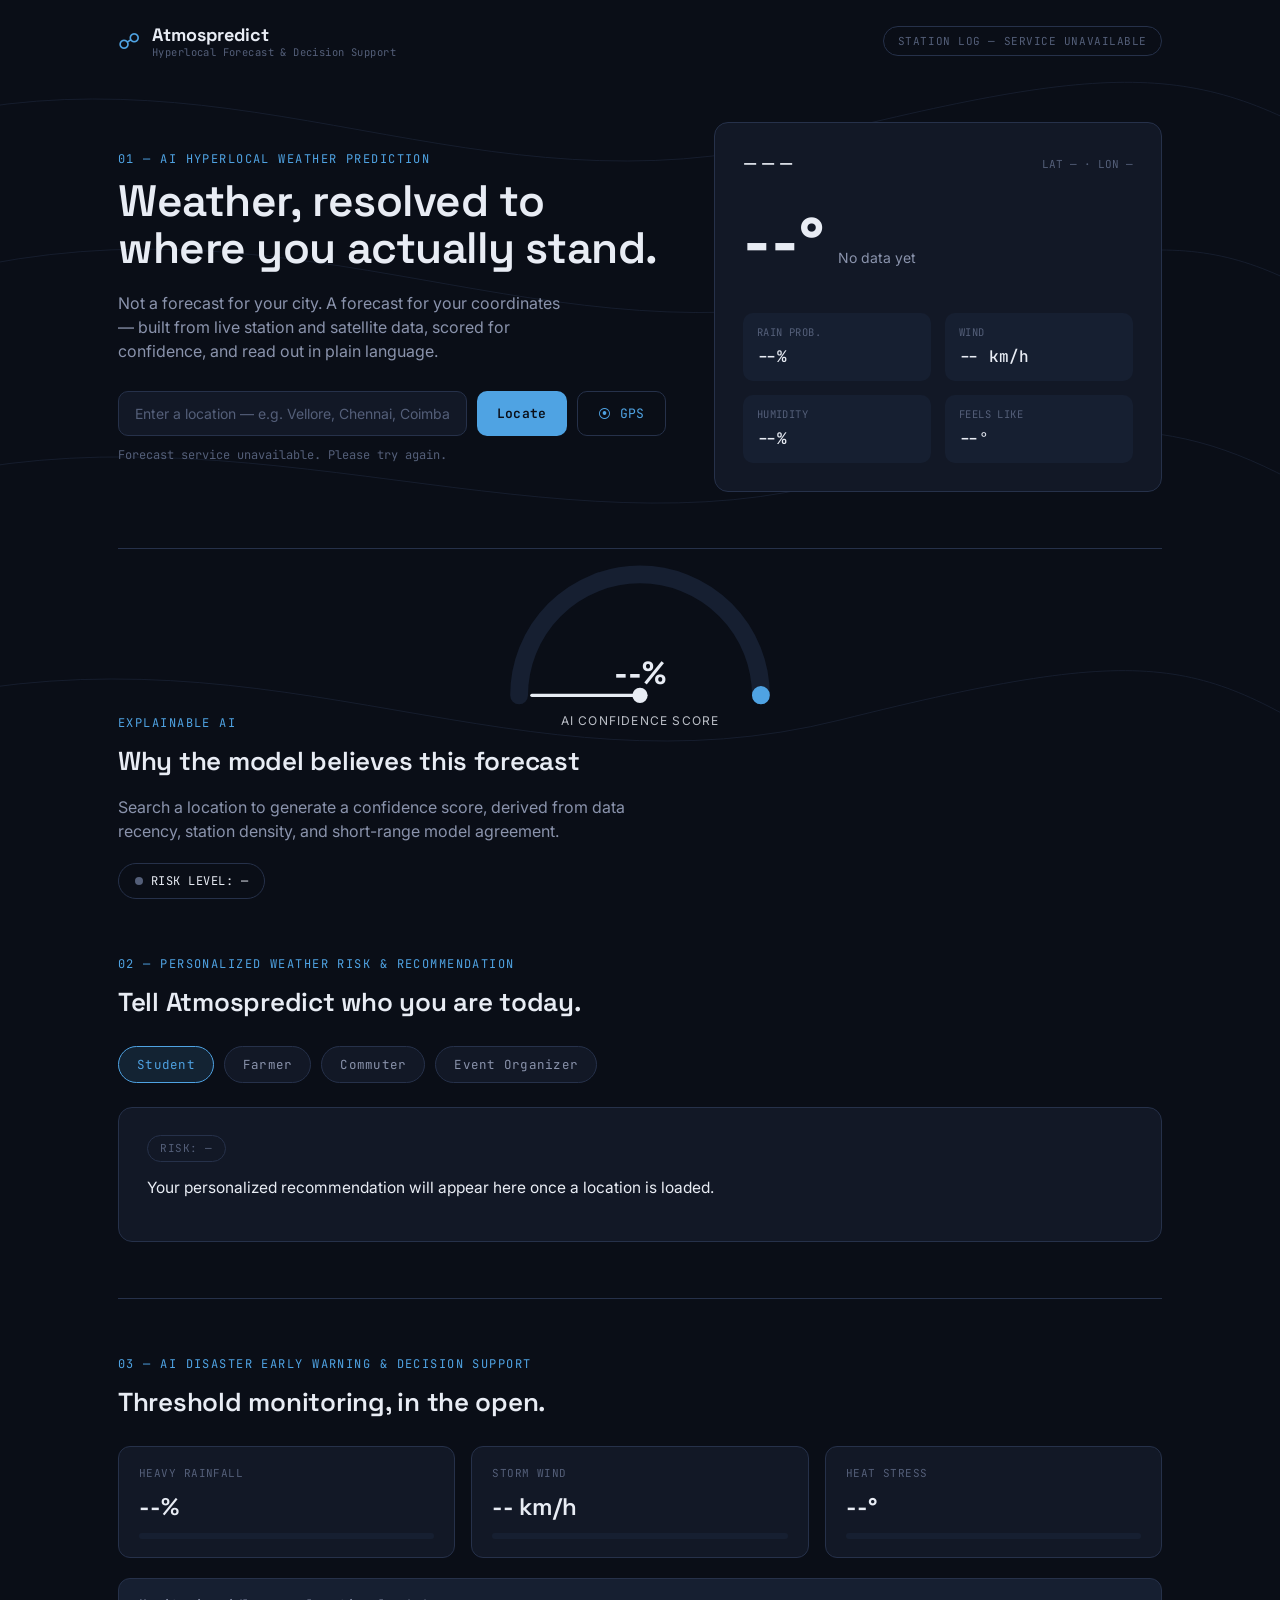
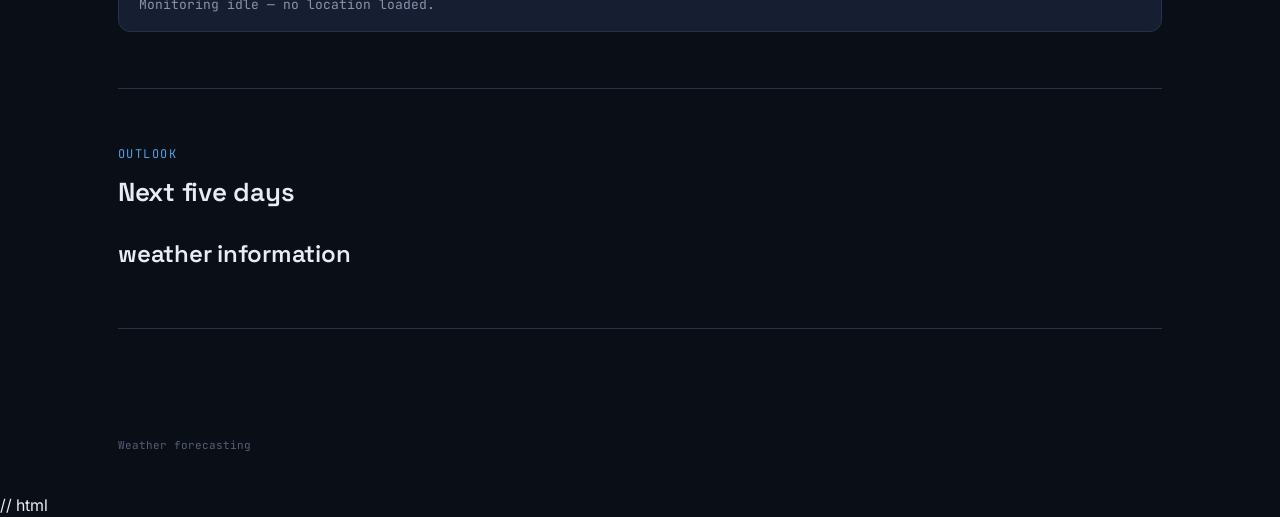
<file: index.html>
<!DOCTYPE html>
<html lang="en">
<head>
<meta charset="UTF-8">
<meta name="viewport" content="width=device-width, initial-scale=1.0">
<title>Atmospredict — AI Hyperlocal Weather &amp; Decision Support</title>
<link rel="preconnect" href="https://fonts.googleapis.com">
<link href="https://fonts.googleapis.com/css2?family=Space+Grotesk:wght@400;500;600;700&family=Inter:wght@400;500;600&family=JetBrains+Mono:wght@400;500;600&display=swap" rel="stylesheet">
<link rel="stylesheet" href="style.css">
</head>
<body>

<div class="isobars" aria-hidden="true">
  <svg viewBox="0 0 1600 900" preserveAspectRatio="none">
    <path class="iso iso-1" d="M-100,120 C 300,40 600,220 1000,140 S 1500,60 1700,160" />
    <path class="iso iso-2" d="M-100,280 C 350,180 650,360 1050,300 S 1500,220 1700,320" />
    <path class="iso iso-3" d="M-100,480 C 300,400 700,560 1050,480 S 1500,420 1700,520" />
    <path class="iso iso-4" d="M-100,700 C 350,620 650,800 1050,720 S 1500,660 1700,760" />
  </svg>
</div>

<header class="topbar">
  <div class="brand">
    <span class="brand-mark">☍</span>
    <div class="brand-text">
      <span class="brand-name">Atmospredict</span>
      <span class="brand-sub">Hyperlocal Forecast &amp; Decision Support</span>
    </div>
  </div>
  <div class="station-log" id="stationLog">STATION LOG — AWAITING LOCATION</div>
</header>

<main>
  <section class="hero">
    <div class="hero-copy">
      <p class="eyebrow">01 — AI Hyperlocal Weather Prediction</p>
      <h1>Weather, resolved to<br>where you actually stand.</h1>
      <p class="lede">Not a forecast for your city. A forecast for your coordinates — built from live station and satellite data, scored for confidence, and read out in plain language.</p>

      <form id="searchForm" class="search-row" autocomplete="off">
        <input type="text" id="locationInput" placeholder="Enter a location — e.g. Vellore, Chennai, Coimbatore" aria-label="Search location">
        <button type="submit" id="searchBtn">Locate</button>
        <button type="button" id="gpsBtn" title="Use current GPS location" aria-label="Use current location">⦿ GPS</button>
      </form>
      <div id="searchStatus" class="search-status"></div>
    </div>

    <div class="readout-card" id="readoutCard">
      <div class="readout-top">
        <span class="readout-place" id="readoutPlace">— — —</span>
        <span class="readout-coords" id="readoutCoords">LAT — · LON —</span>
      </div>
      <div class="readout-main">
        <span class="readout-temp" id="readoutTemp">--°</span>
        <span class="readout-desc" id="readoutDesc">No data yet</span>
      </div>
      <div class="readout-grid">
        <div class="readout-cell"><span class="cell-label">Rain prob.</span><span class="cell-value" id="cellRain">--%</span></div>
        <div class="readout-cell"><span class="cell-label">Wind</span><span class="cell-value" id="cellWind">-- km/h</span></div>
        <div class="readout-cell"><span class="cell-label">Humidity</span><span class="cell-value" id="cellHumidity">--%</span></div>
        <div class="readout-cell"><span class="cell-label">Feels like</span><span class="cell-value" id="cellFeels">--°</span></div>
      </div>
    </div>
  </section>
  <section class="gauge-section" id="gaugeSection">
    <div class="gauge-wrap">
      <svg viewBox="0 0 220 130" class="gauge-svg" id="gaugeSvg">
        <path class="gauge-track" d="M 15 115 A 95 95 0 0 1 205 115" />
        <path class="gauge-fill" id="gaugeFill" d="M 15 115 A 95 95 0 0 1 205 115" />
        <line class="gauge-needle" id="gaugeNeedle" x1="110" y1="115" x2="110" y2="30" />
        <circle class="gauge-hub" cx="110" cy="115" r="6" />
      </svg>
      <div class="gauge-readout">
        <span class="gauge-value" id="gaugeValue">--%</span>
        <span class="gauge-label">AI Confidence Score</span>
      </div>
    </div>
    <div class="gauge-explain">
      <p class="eyebrow">Explainable AI</p>
      <h2>Why the model believes this forecast</h2>
      <p id="explainText" class="explain-text">Search a location to generate a confidence score, derived from data recency, station density, and short-range model agreement.</p>
      <div class="risk-badge" id="riskBadge">
        <span class="risk-dot"></span>
        <span id="riskLabel">RISK LEVEL: —</span>
      </div>
    </div>
  </section>

  <section class="panel" id="recoPanel">
    <p class="eyebrow">02 — Personalized Weather Risk &amp; Recommendation</p>
    <h2>Tell Atmospredict who you are today.</h2>
    <div class="role-row" id="roleRow">
      <button class="role-btn active" data-role="student">Student</button>
      <button class="role-btn" data-role="farmer">Farmer</button>
      <button class="role-btn" data-role="commuter">Commuter</button>
      <button class="role-btn" data-role="organizer">Event Organizer</button>
    </div>
    <div class="reco-card">
      <div class="reco-risk" id="recoRisk">RISK: —</div>
      <p class="reco-text" id="recoText">Your personalized recommendation will appear here once a location is loaded.</p>
      <ul class="reco-tips" id="recoTips"></ul>
    </div>
  </section>

  <!-- USE CASE 3: DISASTER EARLY WARNING -->
  <section class="panel warning-panel" id="warningPanel">
    <p class="eyebrow">03 — AI Disaster Early Warning &amp; Decision Support</p>
    <h2>Threshold monitoring, in the open.</h2>
    <div class="threshold-grid" id="thresholdGrid">
      <div class="threshold-card" data-key="rain">
        <span class="t-label">Heavy Rainfall</span>
        <span class="t-value" id="tRain">--%</span>
        <div class="t-bar"><div class="t-bar-fill" id="tRainBar"></div></div>
      </div>
      <div class="threshold-card" data-key="wind">
        <span class="t-label">Storm Wind</span>
        <span class="t-value" id="tWind">-- km/h</span>
        <div class="t-bar"><div class="t-bar-fill" id="tWindBar"></div></div>
      </div>
      <div class="threshold-card" data-key="heat">
        <span class="t-label">Heat Stress</span>
        <span class="t-value" id="tHeat">--°</span>
        <div class="t-bar"><div class="t-bar-fill" id="tHeatBar"></div></div>
      </div>
    </div>
    <div class="alert-strip" id="alertStrip">
      <span id="alertText">Monitoring idle — no location loaded.</span>
    </div>
  </section>

  <!-- 5-DAY OUTLOOK -->
  <section class="panel">
    <p class="eyebrow">Outlook</p>
    <h2>Next five days</h2>
    <div class="forecast-strip" id="forecastStrip"></div>
    <h1> weather information</h1>
  </section>

</main>
<footer class="site-footer">
  <span>Weather forecasting</span>
  <span></span>
</footer>
// html
<script src="script.js"></script>
</body>
</html>
</file>
<file: style.css>
/* ============================================================
   TOKENS
   ============================================================ */
:root{
  --bg:            #0A0E17;
  --surface:       #121826;
  --surface-2:     #161F31;
  --line:          #26314A;
  --text:          #E8ECF4;
  --text-muted:    #8A93AC;
  --text-faint:    #545F79;

  --accent:        #4FA3E3;   /* isobar blue */
  --accent-soft:   rgba(79,163,227,0.14);

  --risk-low:      #3DDC97;
  --risk-medium:   #F0B429;
  --risk-high:     #F0653D;
  --risk-critical: #E33D5C;

  --font-display:  'Space Grotesk', sans-serif;
  --font-body:      'Inter', sans-serif;
  --font-mono:      'JetBrains Mono', monospace;

  --radius: 14px;
}

*{ box-sizing:border-box; }
html{ scroll-behavior:smooth; }

body{
  margin:0;
  background:var(--bg);
  color:var(--text);
  font-family:var(--font-body);
  line-height:1.5;
  position:relative;
  overflow-x:hidden;
}

@media (prefers-reduced-motion: reduce){
  *{ animation-duration:0.001ms !important; transition-duration:0.001ms !important; }
}

/* ============================================================
   BACKGROUND ISOBARS (ambient, decorative but on-theme)
   ============================================================ */
.isobars{
  position:fixed; inset:0; z-index:0; pointer-events:none; opacity:0.5;
}
.isobars svg{ width:100%; height:100%; }
.iso{ fill:none; stroke-width:1; }
.iso-1{ stroke:var(--line); animation:drift 40s ease-in-out infinite; }
.iso-2{ stroke:var(--line); animation:drift 34s ease-in-out infinite reverse; }
.iso-3{ stroke:var(--line); animation:drift 46s ease-in-out infinite; }
.iso-4{ stroke:var(--line); animation:drift 38s ease-in-out infinite reverse; }
@keyframes drift{
  0%,100%{ transform:translateX(0); }
  50%{ transform:translateX(30px); }
}

/* ============================================================
   LAYOUT
   ============================================================ */
main{
  position:relative; z-index:1;
  max-width:1100px;
  margin:0 auto;
  padding:0 28px 80px;
}

.eyebrow{
  font-family:var(--font-mono);
  font-size:12px;
  letter-spacing:0.12em;
  text-transform:uppercase;
  color:var(--accent);
  margin:0 0 10px;
}

h1,h2{ font-family:var(--font-display); font-weight:600; margin:0; letter-spacing:-0.01em; }

/* ============================================================
   TOPBAR
   ============================================================ */
.topbar{
  position:relative; z-index:2;
  display:flex; align-items:center; justify-content:space-between;
  max-width:1100px; margin:0 auto; padding:24px 28px 0;
}
.brand{ display:flex; align-items:center; gap:12px; }
.brand-mark{ font-size:22px; color:var(--accent); }
.brand-text{ display:flex; flex-direction:column; line-height:1.2; }
.brand-name{ font-family:var(--font-display); font-weight:700; font-size:18px; }
.brand-sub{ font-family:var(--font-mono); font-size:10.5px; color:var(--text-faint); letter-spacing:0.04em; }
.station-log{
  font-family:var(--font-mono); font-size:11px; color:var(--text-faint);
  letter-spacing:0.05em; text-transform:uppercase;
  border:1px solid var(--line); border-radius:100px; padding:6px 14px;
}

/* ============================================================
   HERO
   ============================================================ */
.hero{
  display:grid; grid-template-columns:1.1fr 0.9fr; gap:48px;
  align-items:center;
  padding:64px 0 56px;
  border-bottom:1px solid var(--line);
}
.hero h1{ font-size:44px; line-height:1.08; margin:6px 0 18px; }
.lede{ color:var(--text-muted); max-width:46ch; margin:0 0 28px; }

.search-row{ display:flex; gap:10px; flex-wrap:wrap; }
.search-row input{
  flex:1; min-width:220px;
  background:var(--surface);
  border:1px solid var(--line);
  border-radius:10px;
  padding:13px 16px;
  color:var(--text);
  font-family:var(--font-body);
  font-size:14px;
}
.search-row input:focus{ outline:2px solid var(--accent); outline-offset:1px; }
.search-row input::placeholder{ color:var(--text-faint); }

.search-row button{
  border:none; border-radius:10px; padding:13px 20px;
  font-family:var(--font-mono); font-size:13px; letter-spacing:0.03em;
  cursor:pointer;
}
#searchBtn{ background:var(--accent); color:#0A0E17; font-weight:600; }
#searchBtn:hover{ background:#6BB4EA; }
#gpsBtn{ background:transparent; color:var(--accent); border:1px solid var(--line); }
#gpsBtn:hover{ border-color:var(--accent); }

.search-row button:focus-visible,
.role-btn:focus-visible,
.search-row input:focus-visible{ outline:2px solid var(--accent); outline-offset:2px; }

.search-status{ font-family:var(--font-mono); font-size:12px; color:var(--text-faint); margin-top:10px; min-height:16px; }

/* READOUT CARD */
.readout-card{
  background:var(--surface);
  border:1px solid var(--line);
  border-radius:var(--radius);
  padding:28px;
}
.readout-top{ display:flex; justify-content:space-between; align-items:baseline; margin-bottom:18px; }
.readout-place{ font-family:var(--font-display); font-weight:600; font-size:16px; }
.readout-coords{ font-family:var(--font-mono); font-size:11px; color:var(--text-faint); }
.readout-main{ display:flex; align-items:baseline; gap:14px; margin-bottom:24px; }
.readout-temp{ font-family:var(--font-display); font-size:64px; font-weight:700; }
.readout-desc{ color:var(--text-muted); font-size:14px; }
.readout-grid{ display:grid; grid-template-columns:1fr 1fr; gap:14px; }
.readout-cell{
  background:var(--surface-2); border-radius:10px; padding:12px 14px;
  display:flex; flex-direction:column; gap:4px;
}
.cell-label{ font-family:var(--font-mono); font-size:10.5px; text-transform:uppercase; color:var(--text-faint); letter-spacing:0.04em; }
.cell-value{ font-family:var(--font-mono); font-size:16px; font-weight:500; }

/* ============================================================
   GAUGE SECTION (signature element)
   ============================================================ */
section#gaugeSection {
  justify-content: center; /* Centers the grid tracks horizontally */
  margin: 0 auto;         /* Ensures the element itself is centered if it has a max-width */
}
.gauge-wrap {
  position: relative;
  display: flex;
  flex-direction: column;
  align-items: center;
}
.gauge-svg{ width:100%; max-width:280px; }
.gauge-track{ fill:none; stroke:var(--surface-2); stroke-width:14; stroke-linecap:round; }
.gauge-fill{
  fill:none; stroke:var(--accent); stroke-width:14; stroke-linecap:round;
  stroke-dasharray:298; stroke-dashoffset:298;
  transition:stroke-dashoffset 1s ease, stroke 0.6s ease;
}
.gauge-needle{
  stroke:var(--text); stroke-width:2.5; stroke-linecap:round;
  transform-origin:110px 115px;
  transition:transform 1s cubic-bezier(.22,1,.36,1);
  transform:rotate(-90deg);
}
.gauge-hub{ fill:var(--text); }
.gauge-readout {
  position: absolute;
  top: 100px; /* Adjust this to move the entire block lower, clear of the needle */
  left: 50%;
  transform: translateX(-50%); /* Centers the block perfectly */
  display: flex;
  flex-direction: column;
  align-items: center;
  width: 100%;
}
.gauge-value{ display:block; font-family:var(--font-display); font-size:32px; font-weight:700; }
.gauge-label {
  display: block; /* Forces it onto a new line */
  text-transform: uppercase;
  font-size: 0.75rem;
  letter-spacing: 0.1em;
  opacity: 0.8;
  margin-top: 15px; /* Added more space to clear the needle and pivot */
  text-align: center;
}

.gauge-explain h2{ font-size:26px; margin:6px 0 14px; }
.explain-text{ color:var(--text-muted); max-width:52ch; margin:0 0 20px; }
.risk-badge{
  display:inline-flex; align-items:center; gap:8px;
  font-family:var(--font-mono); font-size:12px; letter-spacing:0.04em;
  border:1px solid var(--line); border-radius:100px; padding:8px 16px;
}
.risk-dot{ width:8px; height:8px; border-radius:50%; background:var(--text-faint); }

/* ============================================================
   PANELS
   ============================================================ */
.panel{ padding:56px 0; border-bottom:1px solid var(--line); }
.panel h2{ font-size:26px; margin:6px 0 24px; }

.role-row{ display:flex; gap:10px; flex-wrap:wrap; margin-bottom:24px; }
.role-btn{
  background:var(--surface); border:1px solid var(--line); color:var(--text-muted);
  font-family:var(--font-mono); font-size:12.5px; letter-spacing:0.02em;
  border-radius:100px; padding:9px 18px; cursor:pointer; transition:all .15s ease;
}
.role-btn:hover{ border-color:var(--accent); color:var(--text); }
.role-btn.active{ background:var(--accent-soft); border-color:var(--accent); color:var(--accent); }

.reco-card{
  background:var(--surface); border:1px solid var(--line); border-radius:var(--radius);
  padding:26px 28px;
}
.reco-risk{
  display:inline-block; font-family:var(--font-mono); font-size:11px; letter-spacing:0.05em;
  color:var(--text-faint); border:1px solid var(--line); border-radius:100px; padding:4px 12px; margin-bottom:14px;
}
.reco-text{ font-size:15.5px; margin:0 0 16px; }
.reco-tips{ margin:0; padding-left:20px; color:var(--text-muted); font-size:14px; }
.reco-tips li{ margin-bottom:6px; }

/* THRESHOLDS */
.threshold-grid{ display:grid; grid-template-columns:repeat(3,1fr); gap:16px; margin-bottom:20px; }
.threshold-card{
  background:var(--surface); border:1px solid var(--line); border-radius:12px; padding:18px 20px;
  display:flex; flex-direction:column; gap:8px;
}
.t-label{ font-family:var(--font-mono); font-size:11px; color:var(--text-faint); text-transform:uppercase; letter-spacing:0.04em; }
.t-value{ font-family:var(--font-display); font-size:24px; font-weight:600; }
.t-bar{ height:6px; background:var(--surface-2); border-radius:100px; overflow:hidden; }
.t-bar-fill{ height:100%; width:0%; background:var(--risk-low); transition:width .8s ease, background .4s ease; }

.alert-strip{
  border:1px solid var(--line); border-radius:12px; padding:16px 20px;
  font-family:var(--font-mono); font-size:13px; color:var(--text-muted);
  background:var(--surface-2);
}
.alert-strip.state-medium{ border-color:var(--risk-medium); color:var(--risk-medium); }
.alert-strip.state-high{ border-color:var(--risk-high); color:var(--risk-high); }
.alert-strip.state-critical{ border-color:var(--risk-critical); color:var(--risk-critical); background:rgba(227,61,90,0.08); }

/* FORECAST STRIP */
.forecast-strip{ display:grid; grid-template-columns:repeat(5,1fr); gap:14px; }
.forecast-day{
  background:var(--surface); border:1px solid var(--line); border-radius:12px;
  padding:16px 12px; text-align:center;
}
.forecast-day .fd-name{ font-family:var(--font-mono); font-size:11px; color:var(--text-faint); text-transform:uppercase; display:block; margin-bottom:10px; }
.forecast-day .fd-icon{ font-size:22px; display:block; margin-bottom:10px; }
.forecast-day .fd-hi{ font-family:var(--font-display); font-weight:600; font-size:16px; }
.forecast-day .fd-lo{ font-family:var(--font-mono); font-size:12px; color:var(--text-faint); margin-left:4px; }
.forecast-day .fd-rain{ font-family:var(--font-mono); font-size:11px; color:var(--accent); display:block; margin-top:8px; }

/* FOOTER */
.site-footer{
  position:relative; z-index:1;
  display:flex; justify-content:space-between; flex-wrap:wrap; gap:8px;
  max-width:1100px; margin:0 auto; padding:28px 28px 40px;
  font-family:var(--font-mono); font-size:11px; color:var(--text-faint);
}

/* ============================================================
   RESPONSIVE
   ============================================================ */
@media (max-width:860px){
  .hero{ grid-template-columns:1fr; padding-top:44px; }
  .hero h1{ font-size:32px; }
  .gauge-section{ grid-template-columns:1fr; text-align:center; }
  .gauge-explain{ text-align:left; }
  .threshold-grid{ grid-template-columns:1fr; }
  .forecast-strip{ grid-template-columns:repeat(5,minmax(90px,1fr)); overflow-x:auto; }
  .topbar{ flex-direction:column; align-items:flex-start; gap:12px; }
}
</file>
